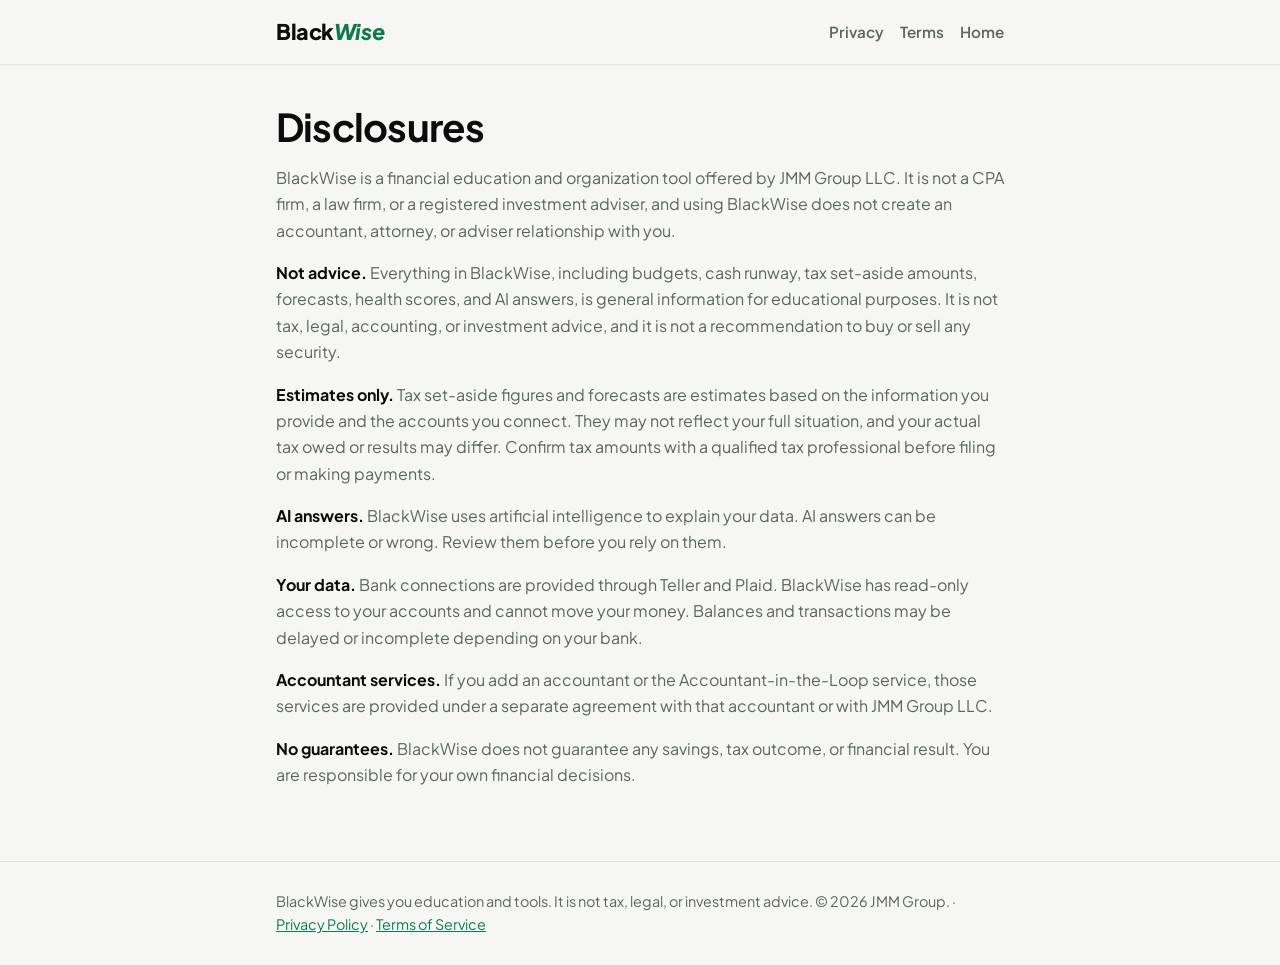
<file: disclosures.html>
<!doctype html>
<html lang="en">
<head>
<meta charset="utf-8">
<meta name="viewport" content="width=device-width,initial-scale=1">
<title>Disclosures · BlackWise</title>
<link rel="icon" href="/favicon.ico" sizes="any">
<link rel="icon" type="image/png" sizes="32x32" href="/icons/favicon-32.png">
<link rel="apple-touch-icon" href="/icons/apple-touch-icon.png">
<meta name="theme-color" content="#0A0D0B">
<meta name="description" content="What BlackWise is and is not: education and tools, not tax, legal, accounting or investment advice.">
<link rel="stylesheet" href="https://fonts.googleapis.com/css2?family=Plus+Jakarta+Sans:ital,wght@0,400;0,600;0,700;0,800;1,800&display=swap">
<link rel="stylesheet" href="/legal.css">
</head>
<body>
<header><div class="wrap bar">
  <a class="brand" href="/">Black<span class="wise">Wise</span></a>
  <nav aria-label="Legal"><a href="/privacy">Privacy</a><a href="/terms">Terms</a><a href="/">Home</a></nav>
</div></header>

<main class="wrap">
<h1>Disclosures</h1>

<p>BlackWise is a financial education and organization tool offered by JMM Group LLC. It is not a CPA firm, a law firm, or a registered investment adviser, and using BlackWise does not create an accountant, attorney, or adviser relationship with you.</p>

<p><strong>Not advice.</strong> Everything in BlackWise, including budgets, cash runway, tax set-aside amounts, forecasts, health scores, and AI answers, is general information for educational purposes. It is not tax, legal, accounting, or investment advice, and it is not a recommendation to buy or sell any security.</p>

<p><strong>Estimates only.</strong> Tax set-aside figures and forecasts are estimates based on the information you provide and the accounts you connect. They may not reflect your full situation, and your actual tax owed or results may differ. Confirm tax amounts with a qualified tax professional before filing or making payments.</p>

<p><strong>AI answers.</strong> BlackWise uses artificial intelligence to explain your data. AI answers can be incomplete or wrong. Review them before you rely on them.</p>

<p><strong>Your data.</strong> Bank connections are provided through Teller and Plaid. BlackWise has read-only access to your accounts and cannot move your money. Balances and transactions may be delayed or incomplete depending on your bank.</p>

<p><strong>Accountant services.</strong> If you add an accountant or the Accountant-in-the-Loop service, those services are provided under a separate agreement with that accountant or with JMM Group LLC.</p>

<p><strong>No guarantees.</strong> BlackWise does not guarantee any savings, tax outcome, or financial result. You are responsible for your own financial decisions.</p>
</main>

<footer><div class="wrap">BlackWise gives you education and tools. It is not tax, legal, or investment advice. © 2026 JMM Group. · <a href="/privacy">Privacy Policy</a> · <a href="/terms">Terms of Service</a></div></footer>
</body>
</html>
</file>
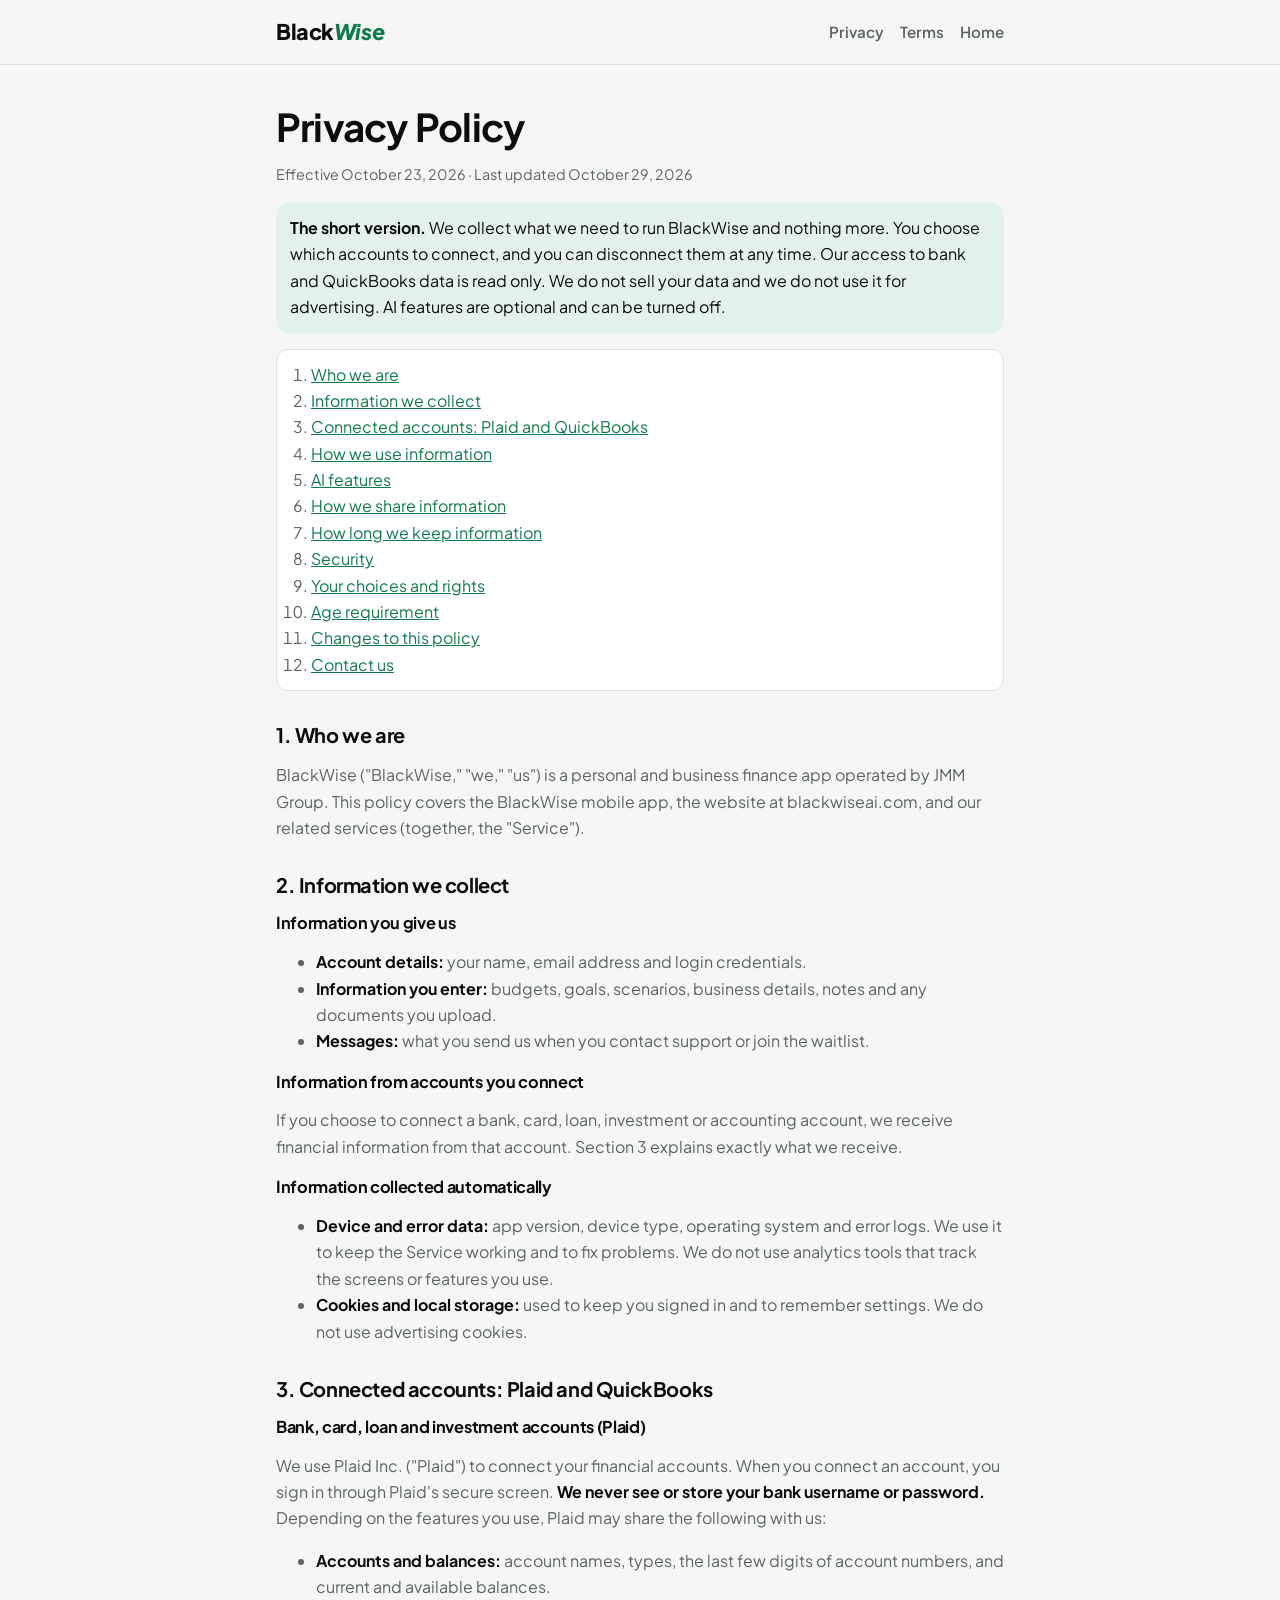
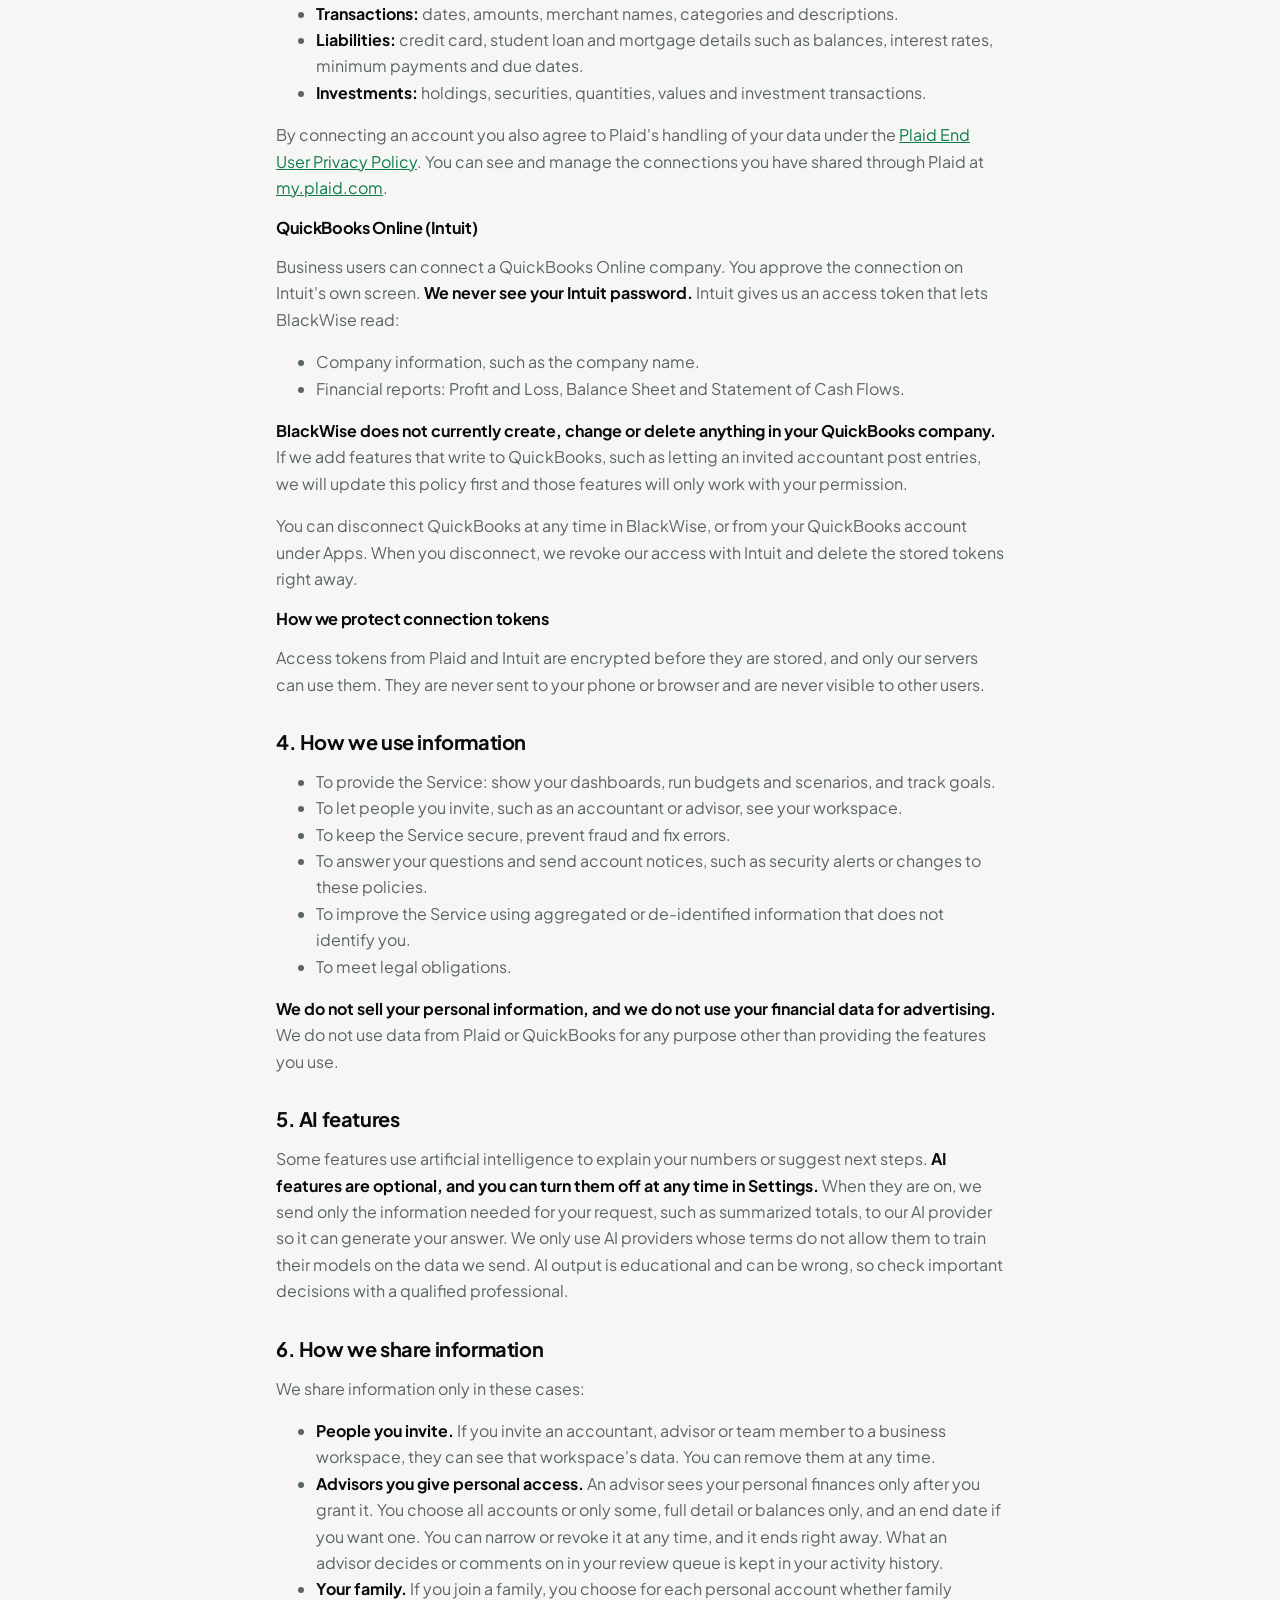
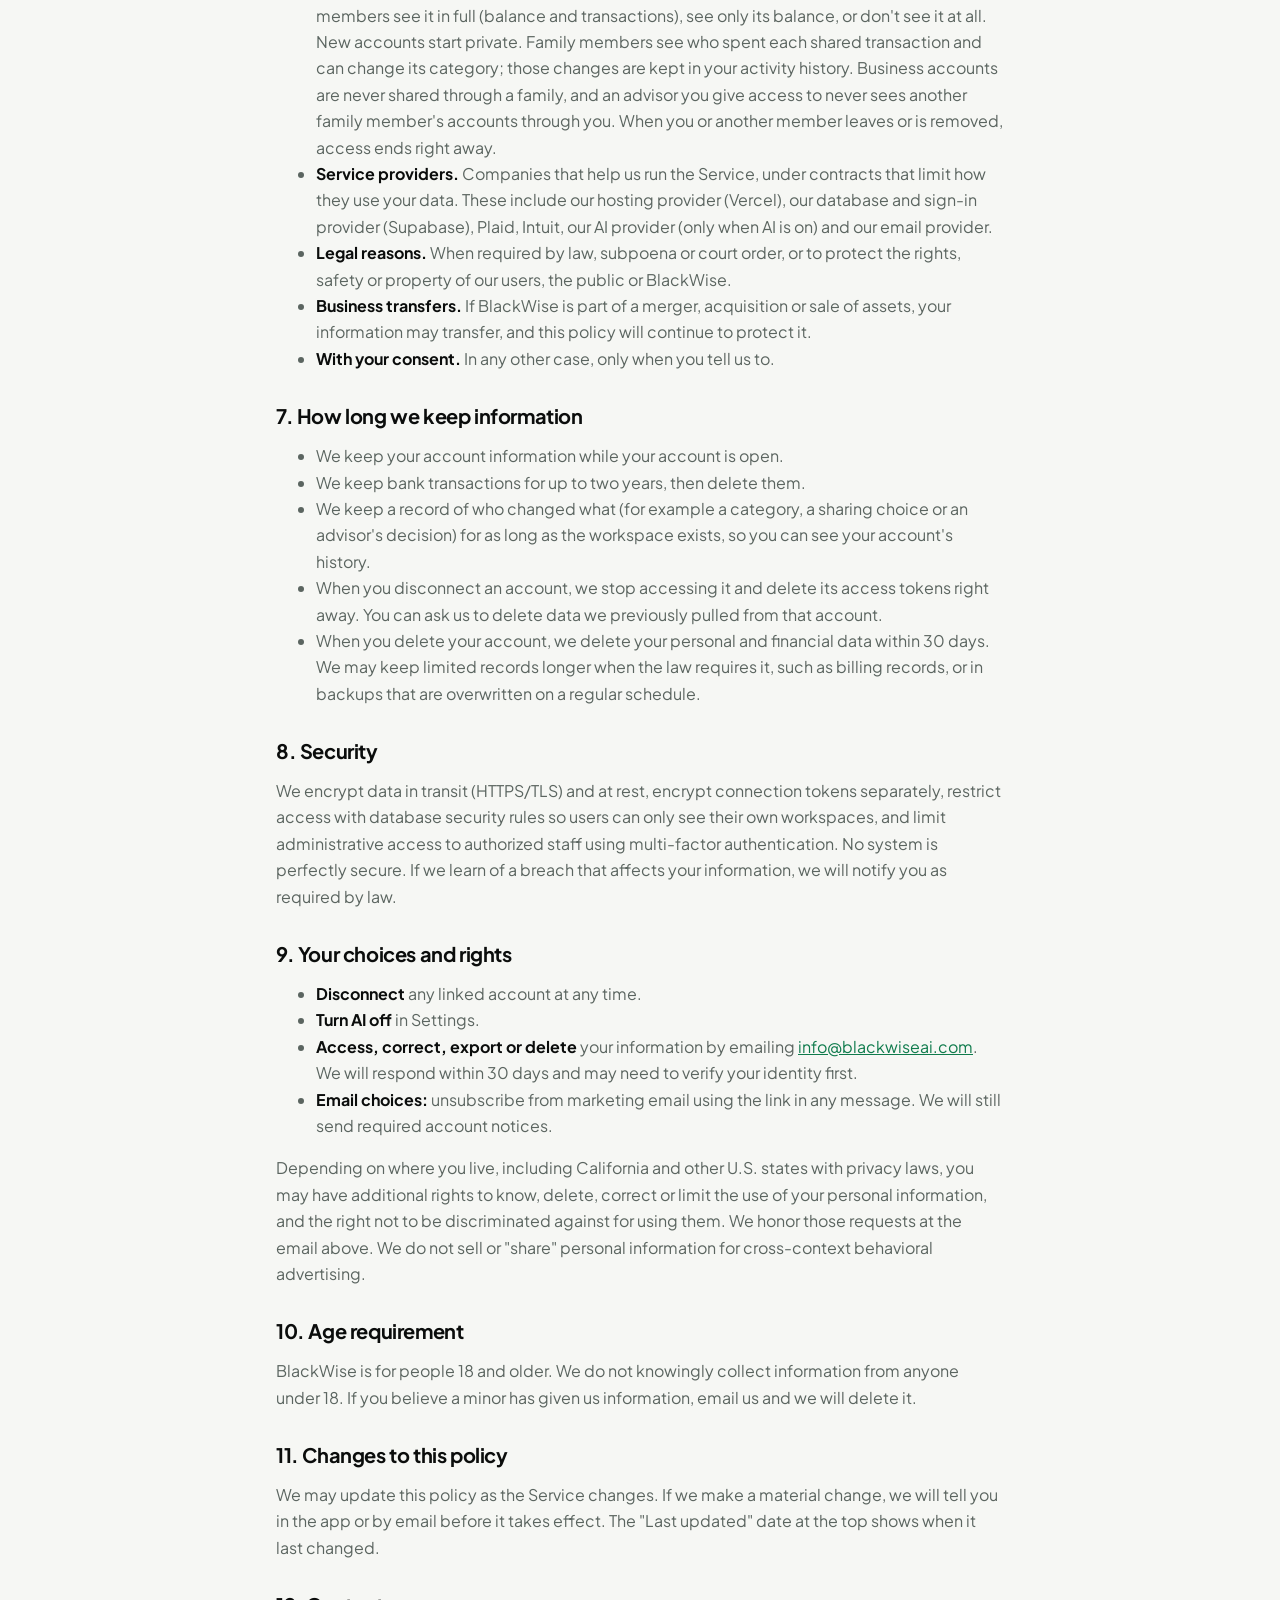
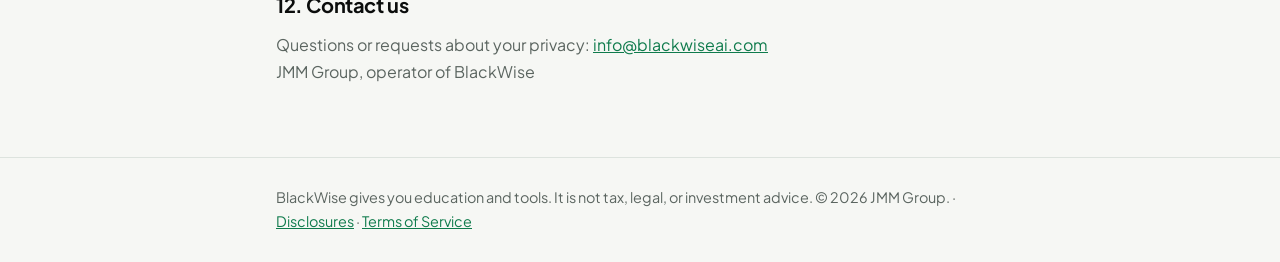
<file: privacy.html>
<!doctype html>
<html lang="en">
<head>
<meta charset="utf-8">
<meta name="viewport" content="width=device-width,initial-scale=1">
<title>Privacy Policy · BlackWise</title>
<link rel="icon" href="/favicon.ico" sizes="any">
<link rel="icon" type="image/png" sizes="32x32" href="/icons/favicon-32.png">
<link rel="apple-touch-icon" href="/icons/apple-touch-icon.png">
<meta name="theme-color" content="#0A0D0B">
<meta name="description" content="How BlackWise collects, uses, shares and protects your information, including data from Plaid and QuickBooks.">
<link rel="stylesheet" href="https://fonts.googleapis.com/css2?family=Plus+Jakarta+Sans:ital,wght@0,400;0,600;0,700;0,800;1,800&display=swap">
<link rel="stylesheet" href="/legal.css">
</head>
<body>
<header><div class="wrap bar">
  <a class="brand" href="/">Black<span class="wise">Wise</span></a>
  <nav aria-label="Legal"><a href="/privacy" aria-current="page">Privacy</a><a href="/terms">Terms</a><a href="/">Home</a></nav>
</div></header>

<main class="wrap">
<h1>Privacy Policy</h1>
<p class="meta">Effective October 23, 2026 · Last updated October 29, 2026</p>

<p class="note"><strong>The short version.</strong> We collect what we need to run BlackWise and nothing more. You choose which accounts to connect, and you can disconnect them at any time. Our access to bank and QuickBooks data is read only. We do not sell your data and we do not use it for advertising. AI features are optional and can be turned off.</p>

<ol class="toc">
  <li><a href="#who">Who we are</a></li>
  <li><a href="#collect">Information we collect</a></li>
  <li><a href="#connected">Connected accounts: Plaid and QuickBooks</a></li>
  <li><a href="#use">How we use information</a></li>
  <li><a href="#ai">AI features</a></li>
  <li><a href="#share">How we share information</a></li>
  <li><a href="#retention">How long we keep information</a></li>
  <li><a href="#security">Security</a></li>
  <li><a href="#choices">Your choices and rights</a></li>
  <li><a href="#children">Age requirement</a></li>
  <li><a href="#changes">Changes to this policy</a></li>
  <li><a href="#contact">Contact us</a></li>
</ol>

<h2 id="who">1. Who we are</h2>
<p>BlackWise ("BlackWise," "we," "us") is a personal and business finance app operated by JMM Group. This policy covers the BlackWise mobile app, the website at blackwiseai.com, and our related services (together, the "Service").</p>

<h2 id="collect">2. Information we collect</h2>
<h3>Information you give us</h3>
<ul>
  <li><strong>Account details:</strong> your name, email address and login credentials.</li>
  <li><strong>Information you enter:</strong> budgets, goals, scenarios, business details, notes and any documents you upload.</li>
  <li><strong>Messages:</strong> what you send us when you contact support or join the waitlist.</li>
</ul>
<h3>Information from accounts you connect</h3>
<p>If you choose to connect a bank, card, loan, investment or accounting account, we receive financial information from that account. Section 3 explains exactly what we receive.</p>
<h3>Information collected automatically</h3>
<ul>
  <li><strong>Device and error data:</strong> app version, device type, operating system and error logs. We use it to keep the Service working and to fix problems. We do not use analytics tools that track the screens or features you use.</li>
  <li><strong>Cookies and local storage:</strong> used to keep you signed in and to remember settings. We do not use advertising cookies.</li>
</ul>

<h2 id="connected">3. Connected accounts: Plaid and QuickBooks</h2>
<h3>Bank, card, loan and investment accounts (Plaid)</h3>
<p>We use Plaid Inc. ("Plaid") to connect your financial accounts. When you connect an account, you sign in through Plaid's secure screen. <strong>We never see or store your bank username or password.</strong> Depending on the features you use, Plaid may share the following with us:</p>
<ul>
  <li><strong>Accounts and balances:</strong> account names, types, the last few digits of account numbers, and current and available balances.</li>
  <li><strong>Transactions:</strong> dates, amounts, merchant names, categories and descriptions.</li>
  <li><strong>Liabilities:</strong> credit card, student loan and mortgage details such as balances, interest rates, minimum payments and due dates.</li>
  <li><strong>Investments:</strong> holdings, securities, quantities, values and investment transactions.</li>
</ul>
<p>By connecting an account you also agree to Plaid's handling of your data under the <a href="https://plaid.com/legal/#end-user-privacy-policy" rel="noopener">Plaid End User Privacy Policy</a>. You can see and manage the connections you have shared through Plaid at <a href="https://my.plaid.com" rel="noopener">my.plaid.com</a>.</p>

<h3>QuickBooks Online (Intuit)</h3>
<p>Business users can connect a QuickBooks Online company. You approve the connection on Intuit's own screen. <strong>We never see your Intuit password.</strong> Intuit gives us an access token that lets BlackWise read:</p>
<ul>
  <li>Company information, such as the company name.</li>
  <li>Financial reports: Profit and Loss, Balance Sheet and Statement of Cash Flows.</li>
</ul>
<p><strong>BlackWise does not currently create, change or delete anything in your QuickBooks company.</strong> If we add features that write to QuickBooks, such as letting an invited accountant post entries, we will update this policy first and those features will only work with your permission.</p>
<p>You can disconnect QuickBooks at any time in BlackWise, or from your QuickBooks account under Apps. When you disconnect, we revoke our access with Intuit and delete the stored tokens right away.</p>

<h3>How we protect connection tokens</h3>
<p>Access tokens from Plaid and Intuit are encrypted before they are stored, and only our servers can use them. They are never sent to your phone or browser and are never visible to other users.</p>

<h2 id="use">4. How we use information</h2>
<ul>
  <li>To provide the Service: show your dashboards, run budgets and scenarios, and track goals.</li>
  <li>To let people you invite, such as an accountant or advisor, see your workspace.</li>
  <li>To keep the Service secure, prevent fraud and fix errors.</li>
  <li>To answer your questions and send account notices, such as security alerts or changes to these policies.</li>
  <li>To improve the Service using aggregated or de-identified information that does not identify you.</li>
  <li>To meet legal obligations.</li>
</ul>
<p><strong>We do not sell your personal information, and we do not use your financial data for advertising.</strong> We do not use data from Plaid or QuickBooks for any purpose other than providing the features you use.</p>

<h2 id="ai">5. AI features</h2>
<p>Some features use artificial intelligence to explain your numbers or suggest next steps. <strong>AI features are optional, and you can turn them off at any time in Settings.</strong> When they are on, we send only the information needed for your request, such as summarized totals, to our AI provider so it can generate your answer. We only use AI providers whose terms do not allow them to train their models on the data we send. AI output is educational and can be wrong, so check important decisions with a qualified professional.</p>

<h2 id="share">6. How we share information</h2>
<p>We share information only in these cases:</p>
<ul>
  <li><strong>People you invite.</strong> If you invite an accountant, advisor or team member to a business workspace, they can see that workspace's data. You can remove them at any time.</li>
  <li><strong>Advisors you give personal access.</strong> An advisor sees your personal finances only after you grant it. You choose all accounts or only some, full detail or balances only, and an end date if you want one. You can narrow or revoke it at any time, and it ends right away. What an advisor decides or comments on in your review queue is kept in your activity history.</li>
  <li><strong>Your family.</strong> If you join a family, you choose for each personal account whether family members see it in full (balance and transactions), see only its balance, or don't see it at all. New accounts start private. Family members see who spent each shared transaction and can change its category; those changes are kept in your activity history. Business accounts are never shared through a family, and an advisor you give access to never sees another family member's accounts through you. When you or another member leaves or is removed, access ends right away.</li>
  <li><strong>Service providers.</strong> Companies that help us run the Service, under contracts that limit how they use your data. These include our hosting provider (Vercel), our database and sign-in provider (Supabase), Plaid, Intuit, our AI provider (only when AI is on) and our email provider.</li>
  <li><strong>Legal reasons.</strong> When required by law, subpoena or court order, or to protect the rights, safety or property of our users, the public or BlackWise.</li>
  <li><strong>Business transfers.</strong> If BlackWise is part of a merger, acquisition or sale of assets, your information may transfer, and this policy will continue to protect it.</li>
  <li><strong>With your consent.</strong> In any other case, only when you tell us to.</li>
</ul>

<h2 id="retention">7. How long we keep information</h2>
<ul>
  <li>We keep your account information while your account is open.</li>
  <li>We keep bank transactions for up to two years, then delete them.</li>
  <li>We keep a record of who changed what (for example a category, a sharing choice or an advisor's decision) for as long as the workspace exists, so you can see your account's history.</li>
  <li>When you disconnect an account, we stop accessing it and delete its access tokens right away. You can ask us to delete data we previously pulled from that account.</li>
  <li>When you delete your account, we delete your personal and financial data within 30 days. We may keep limited records longer when the law requires it, such as billing records, or in backups that are overwritten on a regular schedule.</li>
</ul>

<h2 id="security">8. Security</h2>
<p>We encrypt data in transit (HTTPS/TLS) and at rest, encrypt connection tokens separately, restrict access with database security rules so users can only see their own workspaces, and limit administrative access to authorized staff using multi-factor authentication. No system is perfectly secure. If we learn of a breach that affects your information, we will notify you as required by law.</p>

<h2 id="choices">9. Your choices and rights</h2>
<ul>
  <li><strong>Disconnect</strong> any linked account at any time.</li>
  <li><strong>Turn AI off</strong> in Settings.</li>
  <li><strong>Access, correct, export or delete</strong> your information by emailing <a href="mailto:info@blackwiseai.com">info@blackwiseai.com</a>. We will respond within 30 days and may need to verify your identity first.</li>
  <li><strong>Email choices:</strong> unsubscribe from marketing email using the link in any message. We will still send required account notices.</li>
</ul>
<p>Depending on where you live, including California and other U.S. states with privacy laws, you may have additional rights to know, delete, correct or limit the use of your personal information, and the right not to be discriminated against for using them. We honor those requests at the email above. We do not sell or "share" personal information for cross-context behavioral advertising.</p>

<h2 id="children">10. Age requirement</h2>
<p>BlackWise is for people 18 and older. We do not knowingly collect information from anyone under 18. If you believe a minor has given us information, email us and we will delete it.</p>

<h2 id="changes">11. Changes to this policy</h2>
<p>We may update this policy as the Service changes. If we make a material change, we will tell you in the app or by email before it takes effect. The "Last updated" date at the top shows when it last changed.</p>

<h2 id="contact">12. Contact us</h2>
<p>Questions or requests about your privacy: <a href="mailto:info@blackwiseai.com">info@blackwiseai.com</a><br>JMM Group, operator of BlackWise</p>
</main>

<footer><div class="wrap">BlackWise gives you education and tools. It is not tax, legal, or investment advice. © 2026 JMM Group. · <a href="/disclosures">Disclosures</a> · <a href="/terms">Terms of Service</a></div></footer>
</body>
</html>
</file>
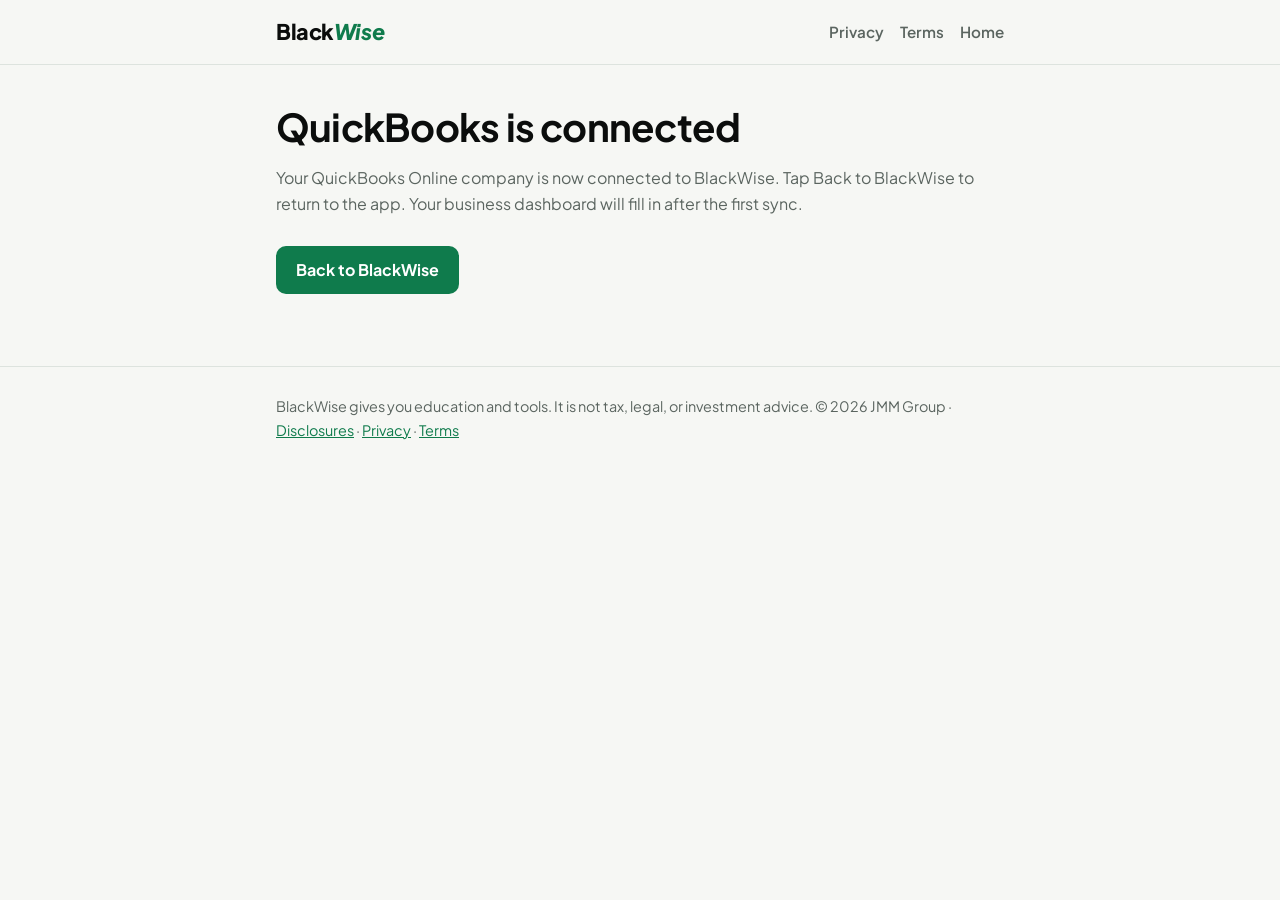
<file: qbo-connected.html>
<!doctype html>
<html lang="en">
<head>
<meta charset="utf-8">
<meta name="viewport" content="width=device-width,initial-scale=1">
<meta name="referrer" content="no-referrer">
<title>QuickBooks Connection · BlackWise</title>
<link rel="stylesheet" href="https://fonts.googleapis.com/css2?family=Plus+Jakarta+Sans:ital,wght@0,400;0,600;0,700;0,800;1,800&display=swap">
<link rel="stylesheet" href="/legal.css">
</head>
<body>
<header><div class="wrap bar">
  <a class="brand" href="/">Black<span class="wise">Wise</span></a>
  <nav aria-label="Legal"><a href="/privacy">Privacy</a><a href="/terms">Terms</a><a href="/">Home</a></nav>
</div></header>

<main class="wrap">
<h1 id="title">QuickBooks is connected</h1>
<p id="body">Your QuickBooks Online company is now connected to BlackWise. Tap Back to BlackWise to return to the app. Your business dashboard will fill in after the first sync.</p>
<p style="margin-top:28px"><a class="btn" id="back" href="/">Back to BlackWise</a></p>
</main>

<footer><div class="wrap">BlackWise gives you education and tools. It is not tax, legal, or investment advice. © 2026 JMM Group · <a href="/disclosures">Disclosures</a> · <a href="/privacy">Privacy</a> · <a href="/terms">Terms</a></div></footer>
<script>
// The API sends people here after Intuit's sign-in: ?status=connected|cancelled|expired|wrong_company
const msgs = {
  cancelled: ["QuickBooks wasn't connected", "The connection was cancelled, so nothing was shared. You can close this window and try again from the app whenever you're ready."],
  wrong_company: ["That's a different QuickBooks company", "Signing back in only renews the company already linked to this workspace. Close this window and sign in with the QuickBooks login for that company, or ask the workspace owner to switch companies."],
  expired: ["That link expired", "For your security, connection links only work for 10 minutes. Close this window and tap Connect QuickBooks in the app again."]
};
const status = new URLSearchParams(location.search).get("status");
const m = msgs[status];
if (m) { document.getElementById("title").textContent = m[0]; document.getElementById("body").textContent = m[1]; }
// On a phone this page opens inside the app's sign-in window: send the button back into the app, which
// closes the window. On a computer there's no app to open, so it stays the home page.
// On a computer, the web app (app.blackwiseai.com) opened this in its own window: the button closes it and
// the app picks up from there. If the browser blocked that window, the app's tab came here itself: go back to it.
const back = document.getElementById("back");
if (window.opener) {
  back.textContent = "Close this window";
  back.addEventListener("click", e => { e.preventDefault(); window.close(); });
} else if (/iPhone|iPad|iPod|Android/i.test(navigator.userAgent) || (navigator.platform === "MacIntel" && navigator.maxTouchPoints > 1)) {
  back.href = "blackwise://qbo-done" + (status ? "?status=" + encodeURIComponent(status) : "");
} else {
  back.href = "https://app.blackwiseai.com/connections";
}
</script>
</body>
</html>
</file>
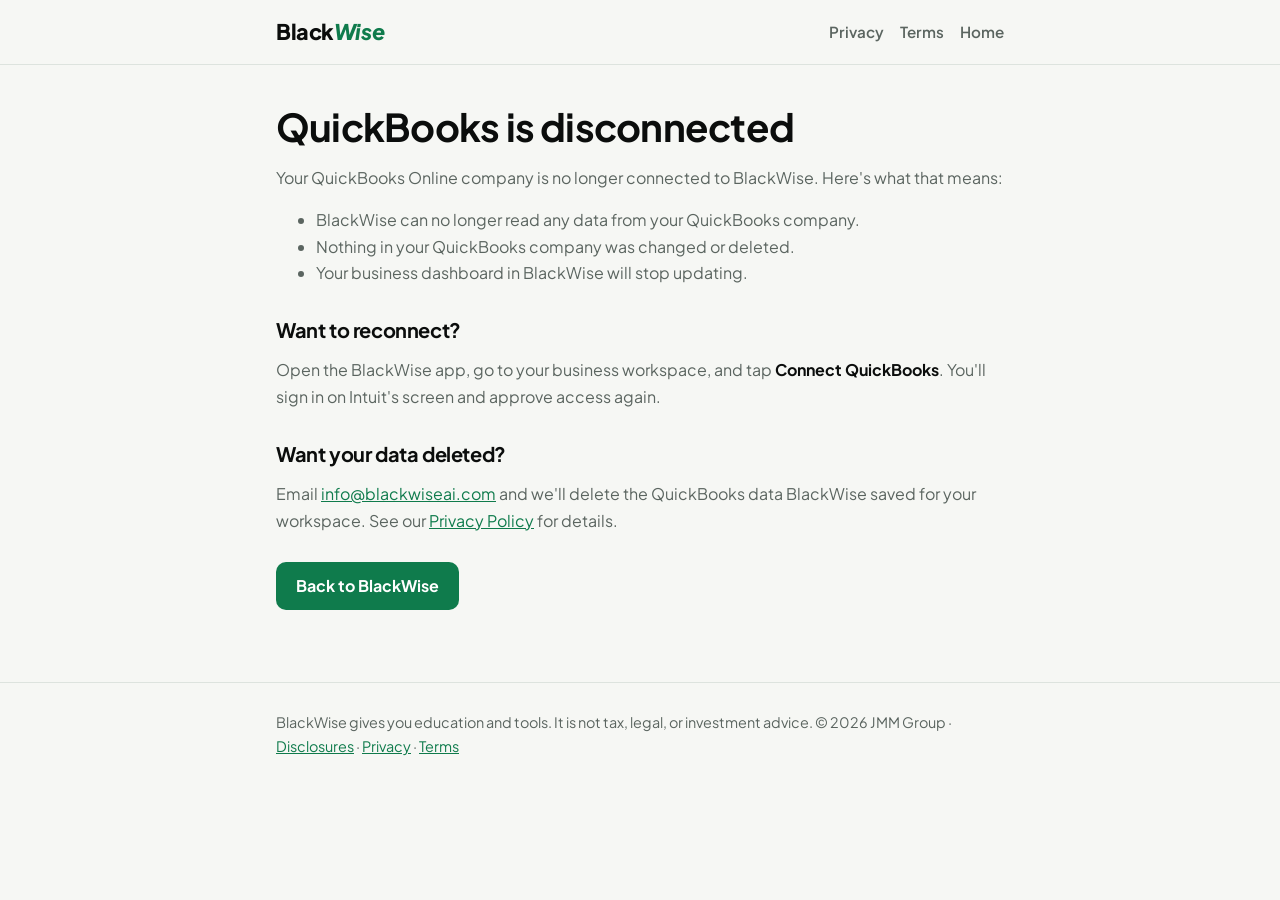
<file: qbo-disconnected.html>
<!doctype html>
<html lang="en">
<head>
<meta charset="utf-8">
<meta name="viewport" content="width=device-width,initial-scale=1">
<title>QuickBooks Disconnected · BlackWise</title>
<link rel="icon" href="/favicon.ico" sizes="any">
<link rel="icon" type="image/png" sizes="32x32" href="/icons/favicon-32.png">
<link rel="apple-touch-icon" href="/icons/apple-touch-icon.png">
<meta name="theme-color" content="#0A0D0B">
<meta name="description" content="Your QuickBooks company is no longer connected to BlackWise.">
<link rel="stylesheet" href="https://fonts.googleapis.com/css2?family=Plus+Jakarta+Sans:ital,wght@0,400;0,600;0,700;0,800;1,800&display=swap">
<link rel="stylesheet" href="/legal.css">
</head>
<body>
<header><div class="wrap bar">
  <a class="brand" href="/">Black<span class="wise">Wise</span></a>
  <nav aria-label="Legal"><a href="/privacy">Privacy</a><a href="/terms">Terms</a><a href="/">Home</a></nav>
</div></header>

<main class="wrap">
<h1>QuickBooks is disconnected</h1>
<p>Your QuickBooks Online company is no longer connected to BlackWise. Here's what that means:</p>
<ul>
  <li>BlackWise can no longer read any data from your QuickBooks company.</li>
  <li>Nothing in your QuickBooks company was changed or deleted.</li>
  <li>Your business dashboard in BlackWise will stop updating.</li>
</ul>

<h2>Want to reconnect?</h2>
<p>Open the BlackWise app, go to your business workspace, and tap <strong>Connect QuickBooks</strong>. You'll sign in on Intuit's screen and approve access again.</p>

<h2>Want your data deleted?</h2>
<p>Email <a href="mailto:info@blackwiseai.com">info@blackwiseai.com</a> and we'll delete the QuickBooks data BlackWise saved for your workspace. See our <a href="/privacy">Privacy Policy</a> for details.</p>

<p style="margin-top:28px"><a class="btn" href="/">Back to BlackWise</a></p>
</main>

<footer><div class="wrap">BlackWise gives you education and tools. It is not tax, legal, or investment advice. © 2026 JMM Group · <a href="/disclosures">Disclosures</a> · <a href="/privacy">Privacy</a> · <a href="/terms">Terms</a></div></footer>
</body>
</html>
</file>
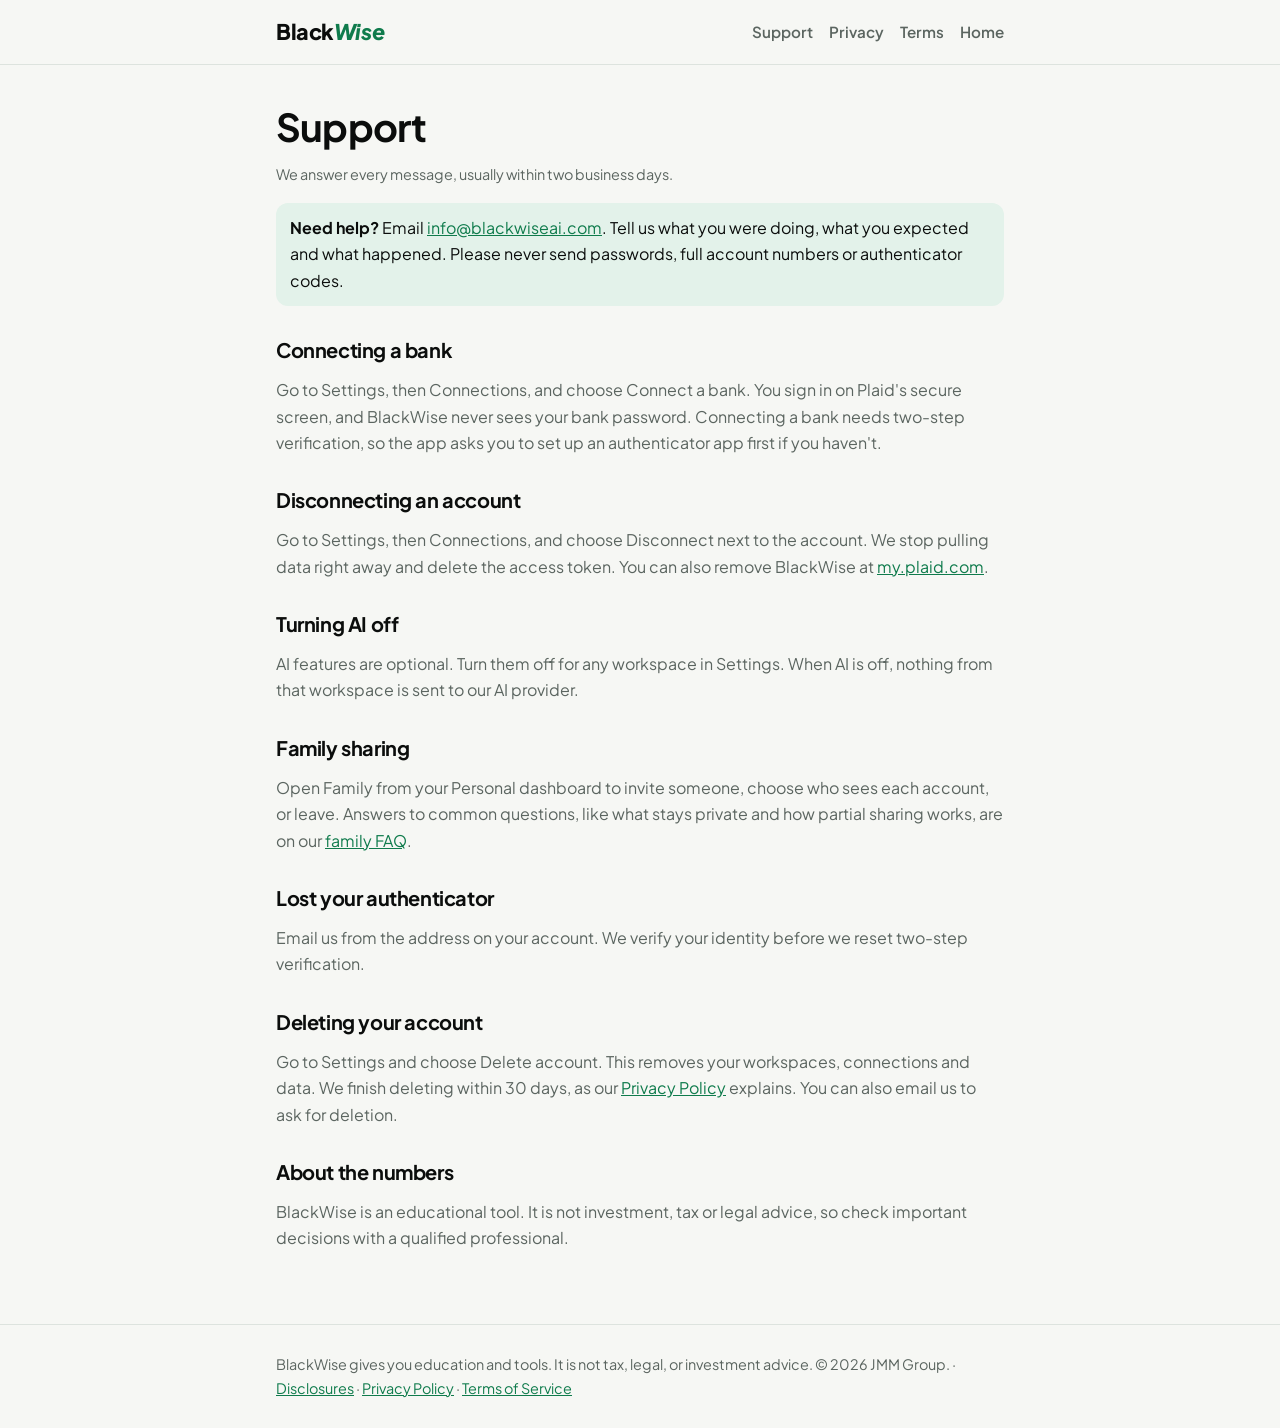
<file: support.html>
<!doctype html>
<html lang="en">
<head>
<meta charset="utf-8">
<meta name="viewport" content="width=device-width,initial-scale=1">
<title>Support · BlackWise</title>
<link rel="icon" href="/favicon.ico" sizes="any">
<link rel="icon" type="image/png" sizes="32x32" href="/icons/favicon-32.png">
<link rel="apple-touch-icon" href="/icons/apple-touch-icon.png">
<meta name="theme-color" content="#0A0D0B">
<meta name="description" content="Get help with BlackWise: contact support, connect or disconnect accounts, turn AI off and delete your account.">
<link rel="stylesheet" href="https://fonts.googleapis.com/css2?family=Plus+Jakarta+Sans:ital,wght@0,400;0,600;0,700;0,800;1,800&display=swap">
<link rel="stylesheet" href="/legal.css">
</head>
<body>
<header><div class="wrap bar">
  <a class="brand" href="/">Black<span class="wise">Wise</span></a>
  <nav aria-label="Legal"><a href="/support" aria-current="page">Support</a><a href="/privacy">Privacy</a><a href="/terms">Terms</a><a href="/">Home</a></nav>
</div></header>

<main class="wrap">
<h1>Support</h1>
<p class="meta">We answer every message, usually within two business days.</p>

<p class="note"><strong>Need help?</strong> Email <a href="mailto:info@blackwiseai.com?subject=BlackWise%20support">info@blackwiseai.com</a>. Tell us what you were doing, what you expected and what happened. Please never send passwords, full account numbers or authenticator codes.</p>

<h2 id="connect">Connecting a bank</h2>
<p>Go to Settings, then Connections, and choose Connect a bank. You sign in on Plaid's secure screen, and BlackWise never sees your bank password. Connecting a bank needs two-step verification, so the app asks you to set up an authenticator app first if you haven't.</p>

<h2 id="disconnect">Disconnecting an account</h2>
<p>Go to Settings, then Connections, and choose Disconnect next to the account. We stop pulling data right away and delete the access token. You can also remove BlackWise at <a href="https://my.plaid.com">my.plaid.com</a>.</p>

<h2 id="ai">Turning AI off</h2>
<p>AI features are optional. Turn them off for any workspace in Settings. When AI is off, nothing from that workspace is sent to our AI provider.</p>

<h2 id="household">Family sharing</h2>
<p>Open Family from your Personal dashboard to invite someone, choose who sees each account, or leave. Answers to common questions, like what stays private and how partial sharing works, are on our <a href="/#households">family FAQ</a>.</p>
<h2 id="mfa">Lost your authenticator</h2>
<p>Email us from the address on your account. We verify your identity before we reset two-step verification.</p>

<h2 id="delete">Deleting your account</h2>
<p>Go to Settings and choose Delete account. This removes your workspaces, connections and data. We finish deleting within 30 days, as our <a href="/privacy#retention">Privacy Policy</a> explains. You can also email us to ask for deletion.</p>

<h2 id="advice">About the numbers</h2>
<p>BlackWise is an educational tool. It is not investment, tax or legal advice, so check important decisions with a qualified professional.</p>
</main>

<footer><div class="wrap">BlackWise gives you education and tools. It is not tax, legal, or investment advice. © 2026 JMM Group. · <a href="/disclosures">Disclosures</a> · <a href="/privacy">Privacy Policy</a> · <a href="/terms">Terms of Service</a></div></footer>
</body>
</html>
</file>
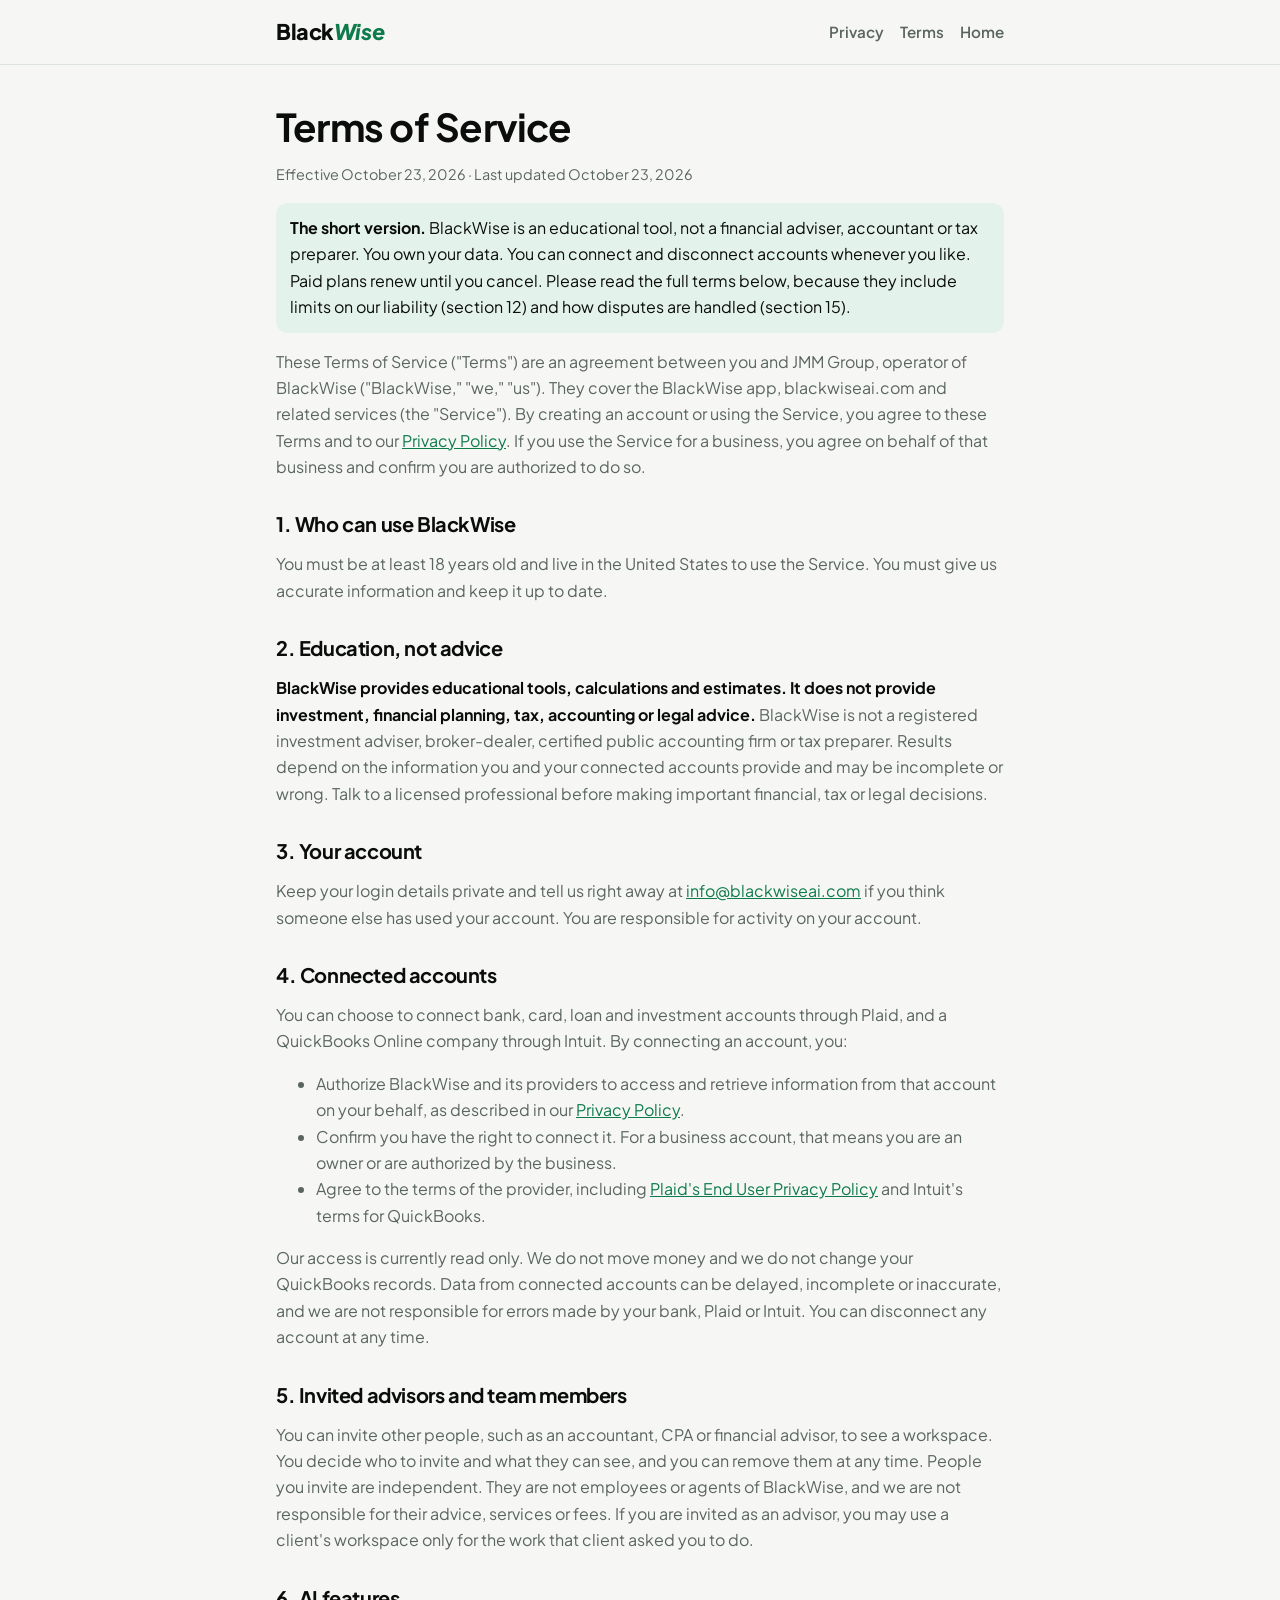
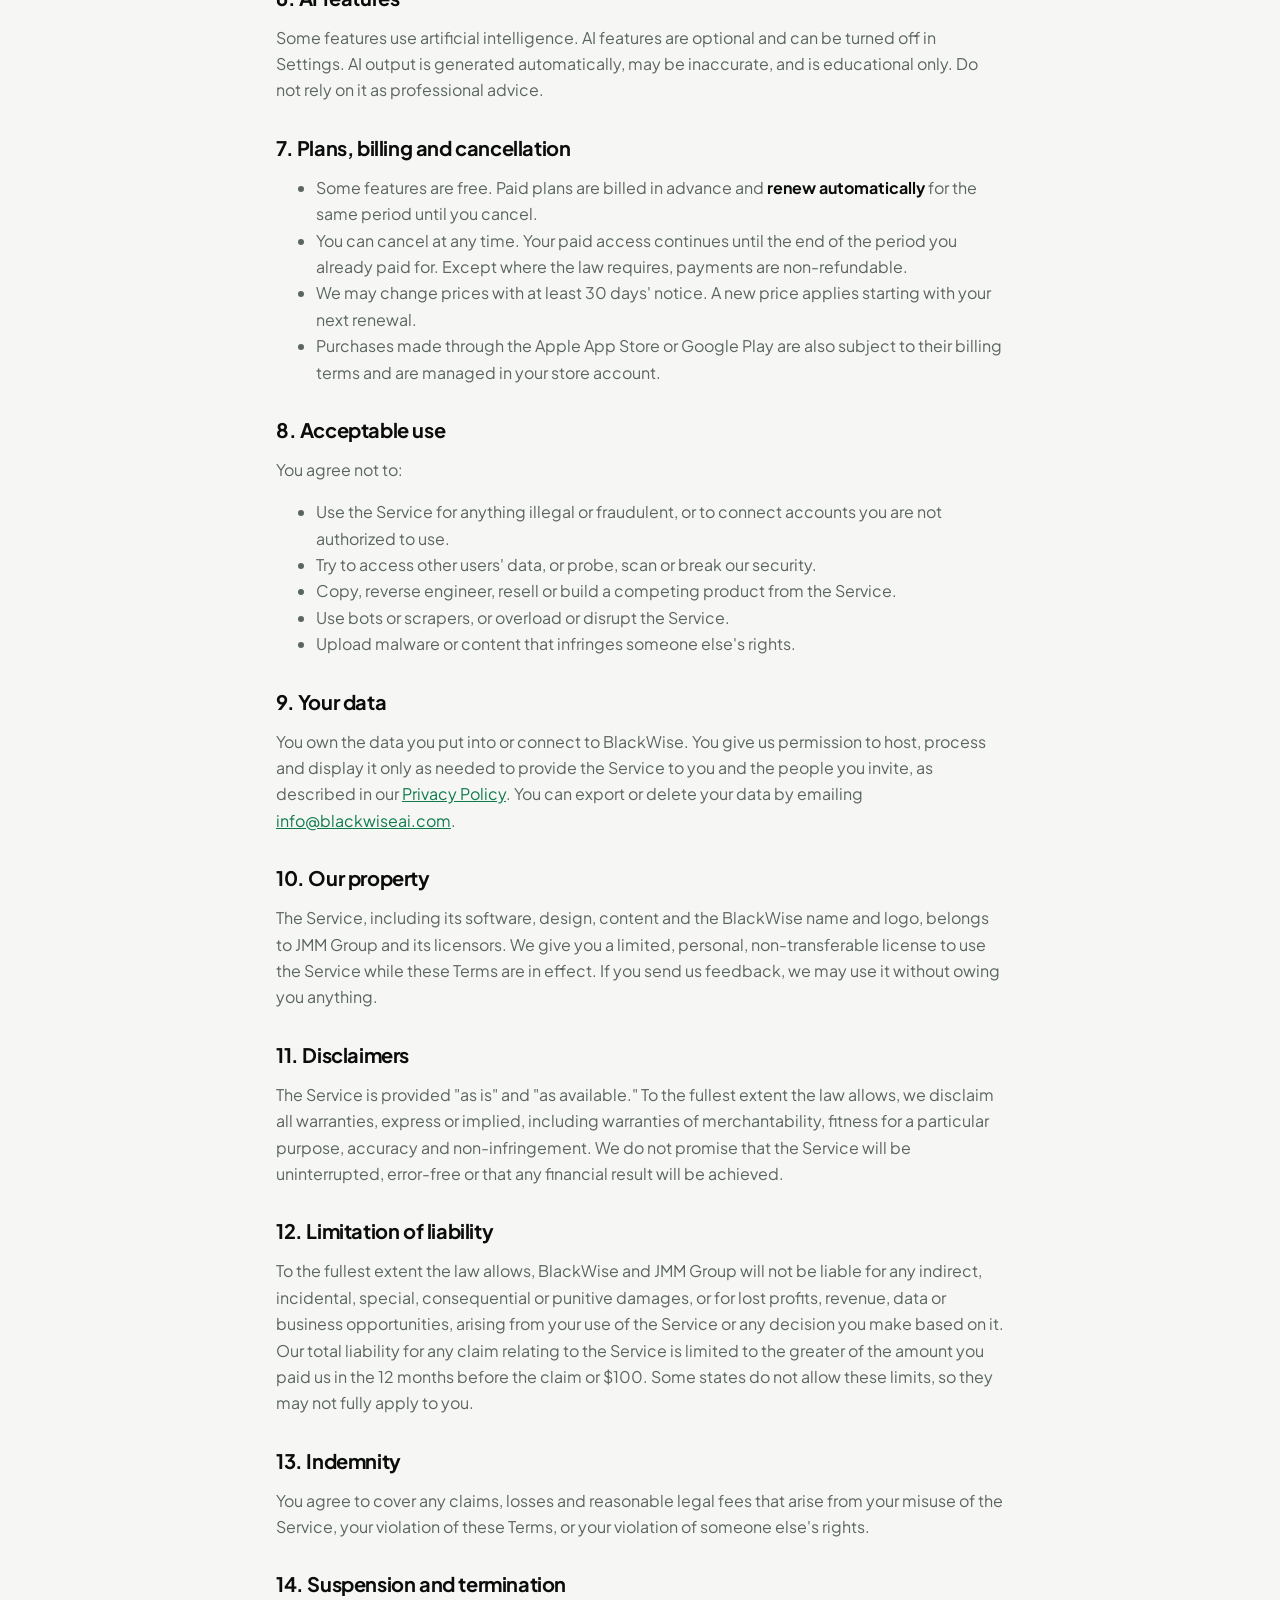
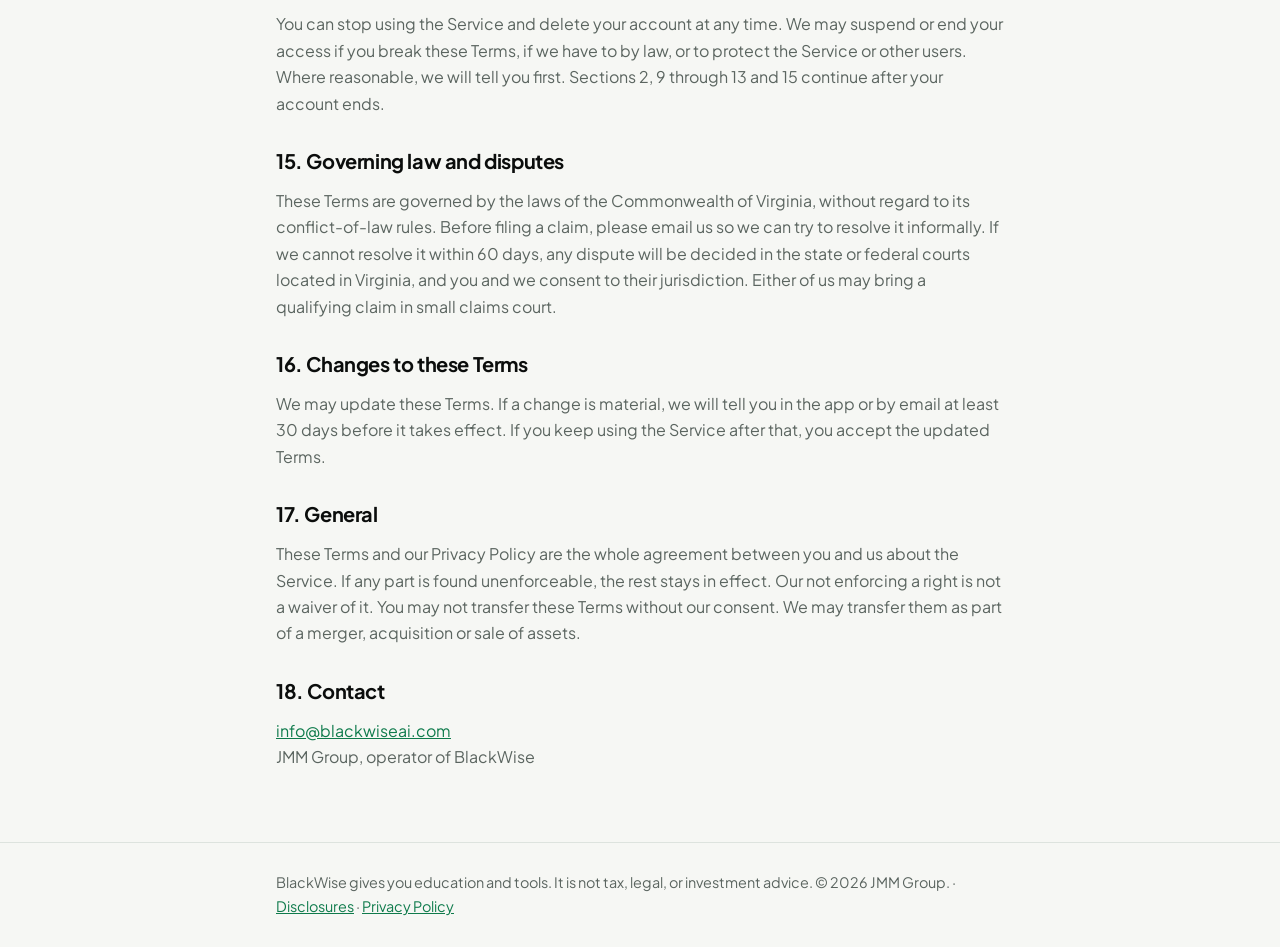
<file: terms.html>
<!doctype html>
<html lang="en">
<head>
<meta charset="utf-8">
<meta name="viewport" content="width=device-width,initial-scale=1">
<title>Terms of Service · BlackWise</title>
<link rel="icon" href="/favicon.ico" sizes="any">
<link rel="icon" type="image/png" sizes="32x32" href="/icons/favicon-32.png">
<link rel="apple-touch-icon" href="/icons/apple-touch-icon.png">
<meta name="theme-color" content="#0A0D0B">
<meta name="description" content="The terms that apply when you use BlackWise.">
<link rel="stylesheet" href="https://fonts.googleapis.com/css2?family=Plus+Jakarta+Sans:ital,wght@0,400;0,600;0,700;0,800;1,800&display=swap">
<link rel="stylesheet" href="/legal.css">
</head>
<body>
<header><div class="wrap bar">
  <a class="brand" href="/">Black<span class="wise">Wise</span></a>
  <nav aria-label="Legal"><a href="/privacy">Privacy</a><a href="/terms" aria-current="page">Terms</a><a href="/">Home</a></nav>
</div></header>

<main class="wrap">
<h1>Terms of Service</h1>
<p class="meta">Effective October 23, 2026 · Last updated October 23, 2026</p>

<p class="note"><strong>The short version.</strong> BlackWise is an educational tool, not a financial adviser, accountant or tax preparer. You own your data. You can connect and disconnect accounts whenever you like. Paid plans renew until you cancel. Please read the full terms below, because they include limits on our liability (section 12) and how disputes are handled (section 15).</p>

<p>These Terms of Service ("Terms") are an agreement between you and JMM Group, operator of BlackWise ("BlackWise," "we," "us"). They cover the BlackWise app, blackwiseai.com and related services (the "Service"). By creating an account or using the Service, you agree to these Terms and to our <a href="/privacy">Privacy Policy</a>. If you use the Service for a business, you agree on behalf of that business and confirm you are authorized to do so.</p>

<h2>1. Who can use BlackWise</h2>
<p>You must be at least 18 years old and live in the United States to use the Service. You must give us accurate information and keep it up to date.</p>

<h2>2. Education, not advice</h2>
<p><strong>BlackWise provides educational tools, calculations and estimates. It does not provide investment, financial planning, tax, accounting or legal advice.</strong> BlackWise is not a registered investment adviser, broker-dealer, certified public accounting firm or tax preparer. Results depend on the information you and your connected accounts provide and may be incomplete or wrong. Talk to a licensed professional before making important financial, tax or legal decisions.</p>

<h2>3. Your account</h2>
<p>Keep your login details private and tell us right away at <a href="mailto:info@blackwiseai.com">info@blackwiseai.com</a> if you think someone else has used your account. You are responsible for activity on your account.</p>

<h2>4. Connected accounts</h2>
<p>You can choose to connect bank, card, loan and investment accounts through Plaid, and a QuickBooks Online company through Intuit. By connecting an account, you:</p>
<ul>
  <li>Authorize BlackWise and its providers to access and retrieve information from that account on your behalf, as described in our <a href="/privacy">Privacy Policy</a>.</li>
  <li>Confirm you have the right to connect it. For a business account, that means you are an owner or are authorized by the business.</li>
  <li>Agree to the terms of the provider, including <a href="https://plaid.com/legal/#end-user-privacy-policy" rel="noopener">Plaid's End User Privacy Policy</a> and Intuit's terms for QuickBooks.</li>
</ul>
<p>Our access is currently read only. We do not move money and we do not change your QuickBooks records. Data from connected accounts can be delayed, incomplete or inaccurate, and we are not responsible for errors made by your bank, Plaid or Intuit. You can disconnect any account at any time.</p>

<h2>5. Invited advisors and team members</h2>
<p>You can invite other people, such as an accountant, CPA or financial advisor, to see a workspace. You decide who to invite and what they can see, and you can remove them at any time. People you invite are independent. They are not employees or agents of BlackWise, and we are not responsible for their advice, services or fees. If you are invited as an advisor, you may use a client's workspace only for the work that client asked you to do.</p>

<h2>6. AI features</h2>
<p>Some features use artificial intelligence. AI features are optional and can be turned off in Settings. AI output is generated automatically, may be inaccurate, and is educational only. Do not rely on it as professional advice.</p>

<h2>7. Plans, billing and cancellation</h2>
<ul>
  <li>Some features are free. Paid plans are billed in advance and <strong>renew automatically</strong> for the same period until you cancel.</li>
  <li>You can cancel at any time. Your paid access continues until the end of the period you already paid for. Except where the law requires, payments are non-refundable.</li>
  <li>We may change prices with at least 30 days' notice. A new price applies starting with your next renewal.</li>
  <li>Purchases made through the Apple App Store or Google Play are also subject to their billing terms and are managed in your store account.</li>
</ul>

<h2>8. Acceptable use</h2>
<p>You agree not to:</p>
<ul>
  <li>Use the Service for anything illegal or fraudulent, or to connect accounts you are not authorized to use.</li>
  <li>Try to access other users' data, or probe, scan or break our security.</li>
  <li>Copy, reverse engineer, resell or build a competing product from the Service.</li>
  <li>Use bots or scrapers, or overload or disrupt the Service.</li>
  <li>Upload malware or content that infringes someone else's rights.</li>
</ul>

<h2>9. Your data</h2>
<p>You own the data you put into or connect to BlackWise. You give us permission to host, process and display it only as needed to provide the Service to you and the people you invite, as described in our <a href="/privacy">Privacy Policy</a>. You can export or delete your data by emailing <a href="mailto:info@blackwiseai.com">info@blackwiseai.com</a>.</p>

<h2>10. Our property</h2>
<p>The Service, including its software, design, content and the BlackWise name and logo, belongs to JMM Group and its licensors. We give you a limited, personal, non-transferable license to use the Service while these Terms are in effect. If you send us feedback, we may use it without owing you anything.</p>

<h2>11. Disclaimers</h2>
<p>The Service is provided "as is" and "as available." To the fullest extent the law allows, we disclaim all warranties, express or implied, including warranties of merchantability, fitness for a particular purpose, accuracy and non-infringement. We do not promise that the Service will be uninterrupted, error-free or that any financial result will be achieved.</p>

<h2>12. Limitation of liability</h2>
<p>To the fullest extent the law allows, BlackWise and JMM Group will not be liable for any indirect, incidental, special, consequential or punitive damages, or for lost profits, revenue, data or business opportunities, arising from your use of the Service or any decision you make based on it. Our total liability for any claim relating to the Service is limited to the greater of the amount you paid us in the 12 months before the claim or $100. Some states do not allow these limits, so they may not fully apply to you.</p>

<h2>13. Indemnity</h2>
<p>You agree to cover any claims, losses and reasonable legal fees that arise from your misuse of the Service, your violation of these Terms, or your violation of someone else's rights.</p>

<h2>14. Suspension and termination</h2>
<p>You can stop using the Service and delete your account at any time. We may suspend or end your access if you break these Terms, if we have to by law, or to protect the Service or other users. Where reasonable, we will tell you first. Sections 2, 9 through 13 and 15 continue after your account ends.</p>

<h2>15. Governing law and disputes</h2>
<p>These Terms are governed by the laws of the Commonwealth of Virginia, without regard to its conflict-of-law rules. Before filing a claim, please email us so we can try to resolve it informally. If we cannot resolve it within 60 days, any dispute will be decided in the state or federal courts located in Virginia, and you and we consent to their jurisdiction. Either of us may bring a qualifying claim in small claims court.</p>

<h2>16. Changes to these Terms</h2>
<p>We may update these Terms. If a change is material, we will tell you in the app or by email at least 30 days before it takes effect. If you keep using the Service after that, you accept the updated Terms.</p>

<h2>17. General</h2>
<p>These Terms and our Privacy Policy are the whole agreement between you and us about the Service. If any part is found unenforceable, the rest stays in effect. Our not enforcing a right is not a waiver of it. You may not transfer these Terms without our consent. We may transfer them as part of a merger, acquisition or sale of assets.</p>

<h2>18. Contact</h2>
<p><a href="mailto:info@blackwiseai.com">info@blackwiseai.com</a><br>JMM Group, operator of BlackWise</p>
</main>

<footer><div class="wrap">BlackWise gives you education and tools. It is not tax, legal, or investment advice. © 2026 JMM Group. · <a href="/disclosures">Disclosures</a> · <a href="/privacy">Privacy Policy</a></div></footer>
</body>
</html>
</file>
<file: legal.css>
/* Shared look for the standalone legal pages (privacy, terms, disconnect). Tokens match index.html. */
:root{--bg:#F6F7F4;--surface:#FFFFFF;--ink:#0B0D0C;--muted:#5B6560;--line:#DDE3DE;--green:#0F7B4C;--green-soft:#E3F2EA;
  --f:"Plus Jakarta Sans",ui-sans-serif,system-ui,sans-serif}
@media (prefers-color-scheme:dark){:root:not([data-theme="light"]){--bg:#0C0F0D;--surface:#141917;--ink:#EEF3EF;--muted:#9AA6A0;--line:#26302B;--green:#3CCB86;--green-soft:#13291F;color-scheme:dark}}
:root[data-theme="dark"]{--bg:#0C0F0D;--surface:#141917;--ink:#EEF3EF;--muted:#9AA6A0;--line:#26302B;--green:#3CCB86;--green-soft:#13291F;color-scheme:dark}
*{box-sizing:border-box}
body{margin:0;background:var(--bg);color:var(--ink);font-family:var(--f);font-size:16px;line-height:1.65}
a{color:var(--green)}
header,footer{border-color:var(--line);border-style:solid;border-width:0}
header{border-bottom-width:1px}
footer{border-top-width:1px;color:var(--muted);font-size:.9rem;padding-block:28px}
.wrap{max-width:760px;margin:0 auto;padding-inline:16px}
.bar{display:flex;align-items:center;gap:18px;padding-block:14px;flex-wrap:wrap}
.bar nav{margin-left:auto;display:flex;gap:16px;flex-wrap:wrap}
.bar nav a{color:var(--muted);text-decoration:none;font-weight:600;font-size:.95rem}
.brand{font-weight:800;font-size:1.35rem;text-decoration:none;color:var(--ink);letter-spacing:-.02em}
.wise{font-style:italic;color:var(--green)}
main{padding-block:40px 56px}
h1,h2,h3{line-height:1.15;letter-spacing:-.02em;text-wrap:balance}
h1{font-size:clamp(1.9rem,6vw,2.4rem);margin:0 0 6px}
h2{font-size:1.25rem;margin:32px 0 6px}
h3{font-size:1.02rem;margin:18px 0 4px}
p,li{color:var(--muted)}
strong{color:var(--ink)}
.meta{font-size:.9rem}
.note{background:var(--green-soft);border-radius:12px;padding:12px 14px;color:var(--ink)}
.toc{background:var(--surface);border:1px solid var(--line);border-radius:12px;padding:12px 16px 12px 34px}
.btn{display:inline-block;background:var(--green);color:#fff;text-decoration:none;font-weight:700;border-radius:10px;padding:11px 20px}
</file>
